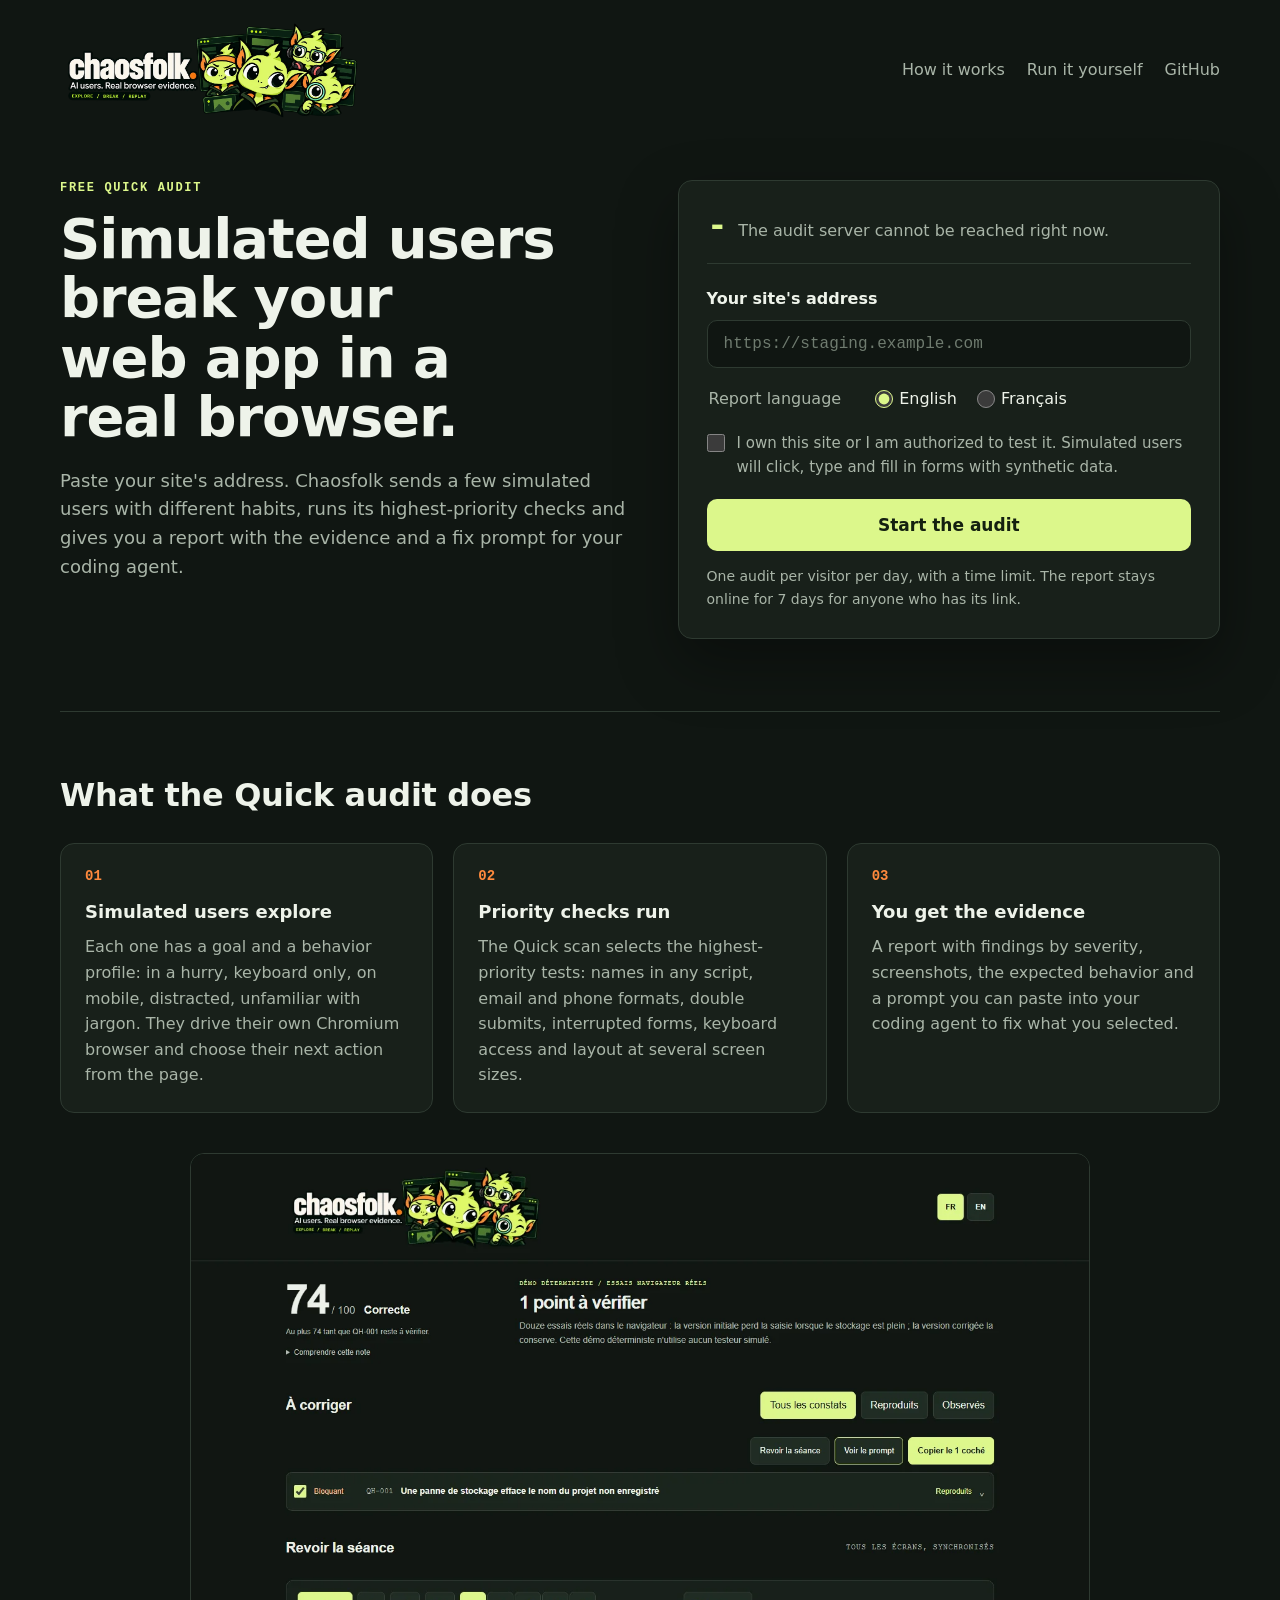
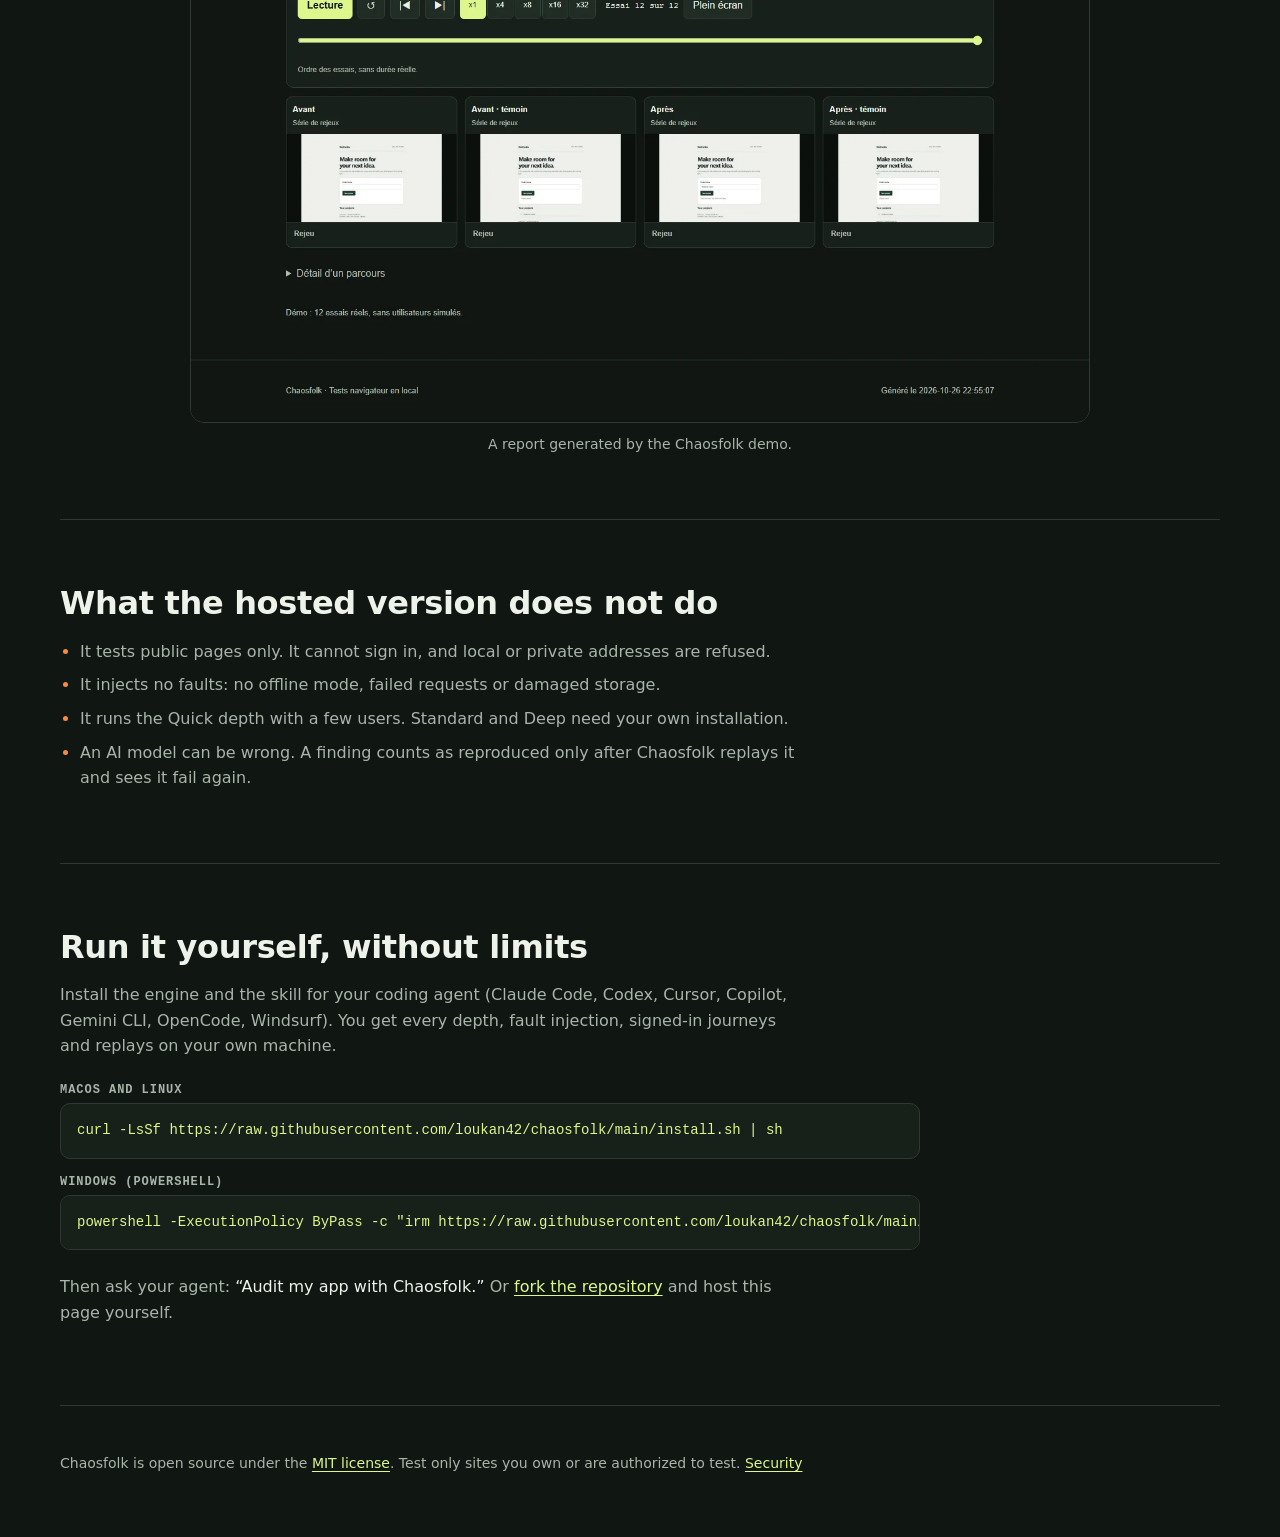
<file: site/index.html>
<!doctype html>
<html lang="en">
<head>
  <meta charset="utf-8">
  <meta name="viewport" content="width=device-width, initial-scale=1">
  <title>Chaosfolk: audit your web app with simulated users</title>
  <meta name="description" content="Paste your site's address. Simulated users explore it in a real browser and you get a report with evidence and a fix prompt for your coding agent.">
  <meta property="og:title" content="Chaosfolk">
  <meta property="og:description" content="Simulated users break your web app in a real browser. You get the bugs, the proof and a fix prompt.">
  <meta property="og:image" content="logo.webp">
  <meta name="color-scheme" content="dark">
  <link rel="icon" href="favicon.png">
  <link rel="stylesheet" href="styles.css">
  <script src="config.js"></script>
  <script src="app.js" defer></script>
</head>
<body>
  <header class="top">
    <a class="brand" href="./" aria-label="Chaosfolk home"><img src="logo.webp" alt="Chaosfolk. AI users. Real browser evidence." width="1080" height="361"></a>
    <nav>
      <a href="#how">How it works</a>
      <a href="#more">Run it yourself</a>
      <a href="https://github.com/loukan42/chaosfolk">GitHub</a>
    </nav>
  </header>

  <main>
    <section class="hero">
      <div class="pitch">
        <p class="eyebrow">Free Quick audit</p>
        <h1>Simulated users break your web app in a real browser.</h1>
        <p class="lead">Paste your site's address. Chaosfolk sends a few simulated users with different habits,
          runs its highest-priority checks and gives you a report with the evidence and a fix prompt for your coding agent.</p>
      </div>

      <div class="card" id="panel">
        <form id="audit-form" novalidate>
          <div class="quota" id="quota" aria-live="polite">
            <span class="quota-count" id="quota-count">-</span>
            <span class="quota-label" id="quota-label">free audits left today</span>
          </div>

          <label class="field-label" for="url">Your site's address</label>
          <input id="url" name="url" type="url" inputmode="url" autocomplete="url" spellcheck="false"
                 placeholder="https://staging.example.com" required maxlength="2000">

          <fieldset class="lang">
            <legend>Report language</legend>
            <label><input type="radio" name="lang" value="en" checked> English</label>
            <label><input type="radio" name="lang" value="fr"> Français</label>
          </fieldset>

          <label class="check">
            <input type="checkbox" id="authorized" required>
            <span>I own this site or I am authorized to test it. Simulated users will click, type and fill in forms with synthetic data.</span>
          </label>

          <div id="turnstile" class="turnstile"></div>

          <button type="submit" id="submit">Start the audit</button>
          <p class="form-error" id="form-error" role="alert" hidden></p>
          <p class="fine">One audit per visitor per day, with a time limit.
            The report stays online for 7 days for anyone who has its link.</p>
        </form>

        <div class="status" id="status" hidden aria-live="polite">
          <p class="eyebrow" id="status-url"></p>
          <h2 id="status-title">Waiting in line</h2>
          <p id="status-detail"></p>
          <div class="progress" id="progress"><span></span></div>
          <div class="report-actions" id="report-actions" hidden>
            <a class="button" id="report-link" href="#" target="_blank" rel="noopener">Open the report</a>
            <div class="report-row">
              <a class="button ghost" id="download-link" href="#" download>Download (.zip)</a>
              <button type="button" class="ghost" id="copy-link">Copy the link</button>
              <button type="button" class="ghost" id="share-link" hidden>Share</button>
            </div>
            <p class="fine">The .zip opens offline: extract it and open rapport.html. It also holds the recorded
              journeys, which <code>chaosfolk replay</code> can run again on your machine.
              Anyone with the link can open the report until it is deleted.</p>
          </div>
          <p class="fine" id="status-note">Keep this page open, or bookmark it: the address brings you back to this audit.</p>
          <button type="button" class="ghost" id="new-audit" hidden>Audit another site</button>
        </div>
      </div>
    </section>

    <section class="how" id="how">
      <h2>What the Quick audit does</h2>
      <ol class="steps">
        <li>
          <h3>Simulated users explore</h3>
          <p>Each one has a goal and a behavior profile: in a hurry, keyboard only, on mobile, distracted,
            unfamiliar with jargon. They drive their own Chromium browser and choose their next action from the page.</p>
        </li>
        <li>
          <h3>Priority checks run</h3>
          <p>The Quick scan selects the highest-priority tests: names in any script, email and phone formats,
            double submits, interrupted forms, keyboard access and layout at several screen sizes.</p>
        </li>
        <li>
          <h3>You get the evidence</h3>
          <p>A report with findings by severity, screenshots, the expected behavior and a prompt you can paste
            into your coding agent to fix what you selected.</p>
        </li>
      </ol>
      <figure class="shot">
        <img src="report-demo.webp" alt="A Chaosfolk report: a score, one blocking finding and the synchronized session replay." width="1440" height="1392" loading="lazy">
        <figcaption>A report generated by the Chaosfolk demo.</figcaption>
      </figure>
    </section>

    <section class="limits">
      <h2>What the hosted version does not do</h2>
      <ul>
        <li>It tests public pages only. It cannot sign in, and local or private addresses are refused.</li>
        <li>It injects no faults: no offline mode, failed requests or damaged storage.</li>
        <li>It runs the Quick depth with a few users. Standard and Deep need your own installation.</li>
        <li>An AI model can be wrong. A finding counts as reproduced only after Chaosfolk replays it and sees it fail again.</li>
      </ul>
    </section>

    <section class="more" id="more">
      <h2>Run it yourself, without limits</h2>
      <p>Install the engine and the skill for your coding agent (Claude Code, Codex, Cursor, Copilot, Gemini CLI, OpenCode, Windsurf).
        You get every depth, fault injection, signed-in journeys and replays on your own machine.</p>
      <div class="code">
        <p class="code-label">macOS and Linux</p>
        <pre><code>curl -LsSf https://raw.githubusercontent.com/loukan42/chaosfolk/main/install.sh | sh</code></pre>
        <p class="code-label">Windows (PowerShell)</p>
        <pre><code>powershell -ExecutionPolicy ByPass -c "irm https://raw.githubusercontent.com/loukan42/chaosfolk/main/install.ps1 | iex"</code></pre>
      </div>
      <p>Then ask your agent: <q>Audit my app with Chaosfolk.</q> Or <a href="https://github.com/loukan42/chaosfolk/fork">fork the repository</a> and host this page yourself.</p>
    </section>
  </main>

  <footer>
    <p>Chaosfolk is open source under the <a href="https://github.com/loukan42/chaosfolk/blob/main/LICENSE">MIT license</a>.
      Test only sites you own or are authorized to test. <a href="https://github.com/loukan42/chaosfolk/blob/main/SECURITY.md">Security</a></p>
  </footer>
</body>
</html>
</file>
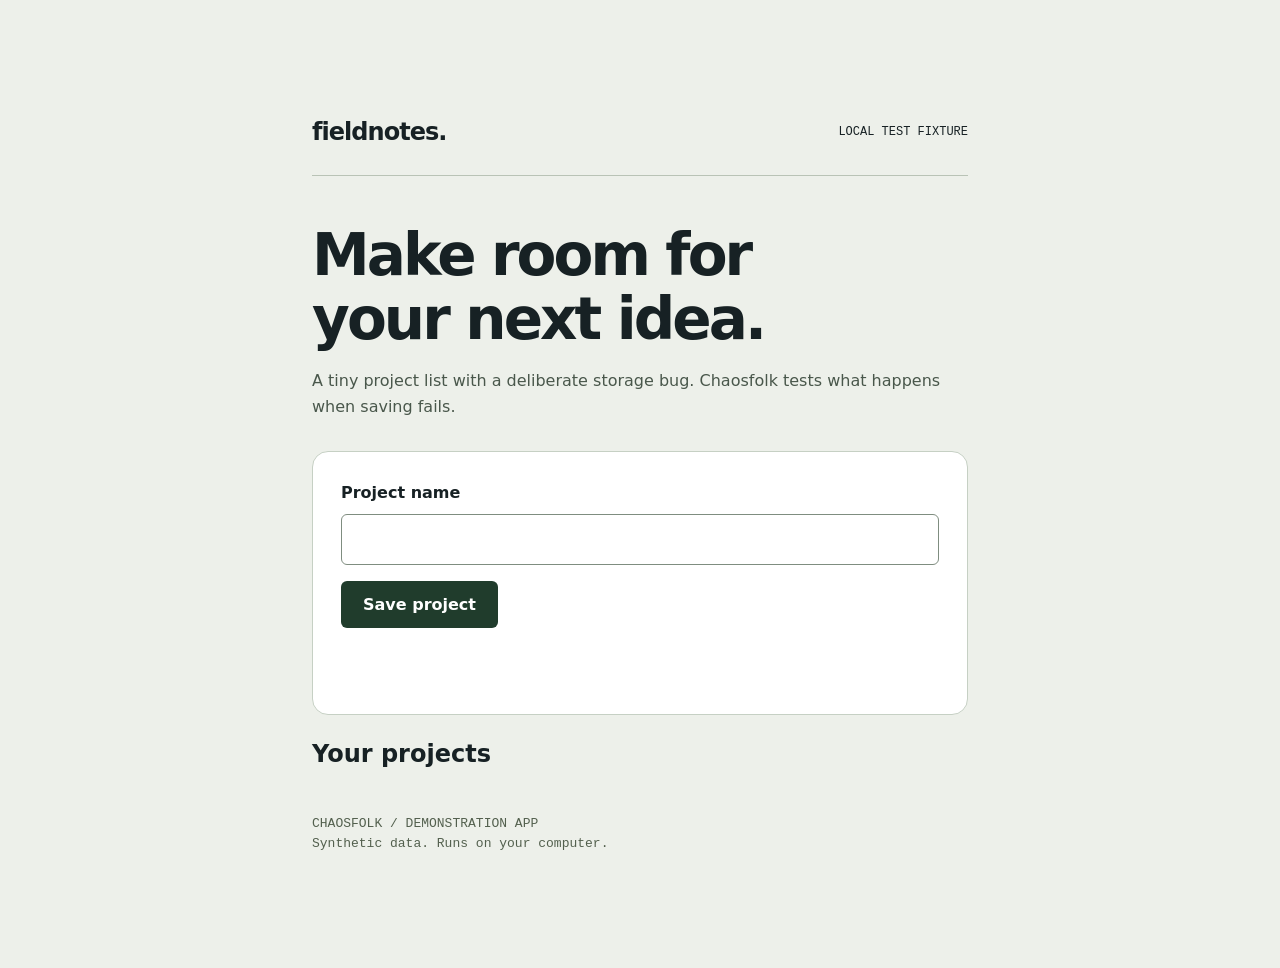
<file: src/chaosfolk/demo/index.html>
<!doctype html>
<html lang="en"><meta charset="utf-8"><meta name="viewport" content="width=device-width,initial-scale=1">
<title>Fieldnotes · Chaosfolk demo</title>
<style>
:root{color-scheme:light;font:16px/1.6 system-ui,sans-serif;color:#172124;background:#edf0ea}
*{box-sizing:border-box}body{margin:0}main{max-width:720px;margin:9vh auto;padding:32px}
header{display:flex;justify-content:space-between;align-items:center;gap:16px;border-bottom:1px solid #b9c3b6;padding-bottom:24px}
.brand{font-weight:750;letter-spacing:-.04em;font-size:24px}.tag{font:12px monospace;text-transform:uppercase}
h1{font-size:clamp(36px,7vw,58px);line-height:1.1;letter-spacing:-.05em;margin:48px 0 16px}
p{color:#49574b}form{background:#fff;border:1px solid #c6d0c4;padding:28px;margin-top:32px;border-radius:16px}
label{display:block;font-weight:650;margin-bottom:8px}input{font:inherit;width:100%;padding:12px;border:1px solid #7f8d80;border-radius:6px}
button{font:600 16px system-ui;padding:14px 22px;background:#203c2c;color:white;border:0;border-radius:6px;margin-top:16px;cursor:pointer}
:focus-visible{outline:3px solid #9e4a0d;outline-offset:3px}#status{min-height:26px;color:#7b310b}li{padding:12px;border-bottom:1px solid #c6d0c4}
footer{margin-top:40px;font:13px/1.6 monospace;color:#53604e}
</style><main><header><span class="brand">fieldnotes.</span><span class="tag">Local test fixture</span></header>
<h1>Make room for<br>your next idea.</h1><p>A tiny project list with a deliberate storage bug. Chaosfolk tests what happens when saving fails.</p>
<form id="form"><label for="name">Project name</label><input id="name" name="name" autocomplete="off" required><button>Save project</button><p id="status" role="status" aria-live="polite"></p></form>
<h2>Your projects</h2><ul id="projects"></ul><footer>CHAOSFOLK / DEMONSTRATION APP<br>Synthetic data. Runs on your computer.</footer></main>
<script>
const field=document.querySelector('#name'), statusLine=document.querySelector('#status'), list=document.querySelector('#projects');
const fixed=new URLSearchParams(location.search).has('fixed');
function save(name){localStorage.setItem('fieldnotes.project',name);const li=document.createElement('li');li.textContent=name;list.append(li);statusLine.textContent='Project saved';}
document.querySelector('#form').addEventListener('submit',event=>{
 event.preventDefault();const name=field.value;
 if(fixed){try{save(name);field.value='';}catch{statusLine.textContent='Could not save. Your draft is still here.';}}
 else{field.value='';save(name);}
});
</script></html>
</file>
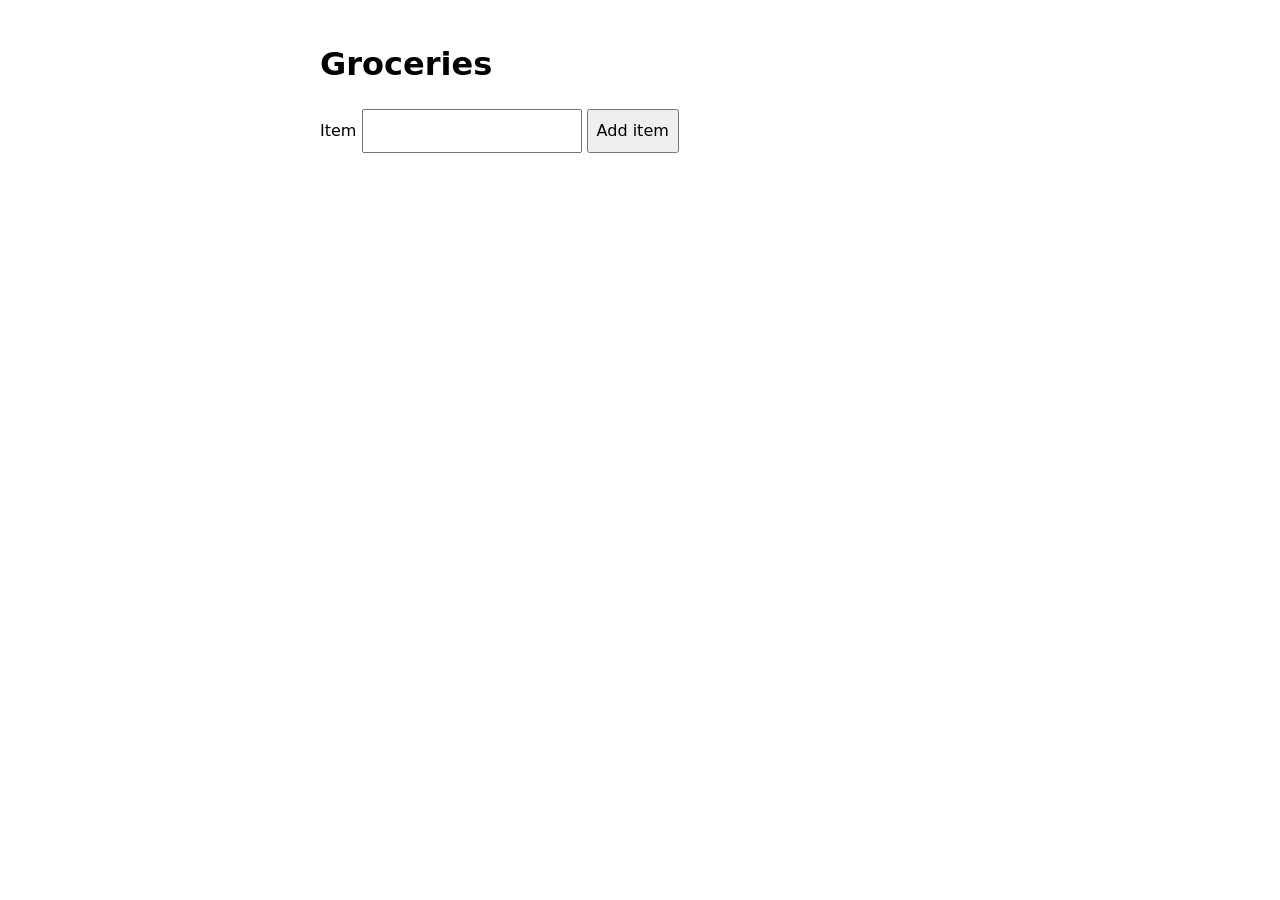
<file: src/chaosfolk/bench_apps/double-submit-duplicate/index.html>
<!doctype html>
<html lang="en"><meta charset="utf-8"><meta name="viewport" content="width=device-width,initial-scale=1">
<title>Groceries · Chaosfolk benchmark</title>
<style>body{font:16px/1.5 system-ui,sans-serif;max-width:640px;margin:40px auto;padding:0 16px}input,button{font:inherit;padding:8px}</style>
<h1>Groceries</h1>
<label for="item">Item</label> <input id="item" autocomplete="off"> <button id="add">Add item</button>
<ul id="list"></ul>
<script>
// Seeded defect: a slow save accepts a second click and adds the item twice.
const fixed = new URLSearchParams(location.search).has('fixed');
const field = document.querySelector('#item');
let pending = false;
document.querySelector('#add').addEventListener('click', () => {
  const name = field.value.trim();
  if (!name || (fixed && pending)) return;
  pending = true;
  setTimeout(() => {
    const item = document.createElement('li');
    item.textContent = name;
    document.querySelector('#list').append(item);
    field.value = '';
    pending = false;
  }, 400);
});
</script></html>
</file>
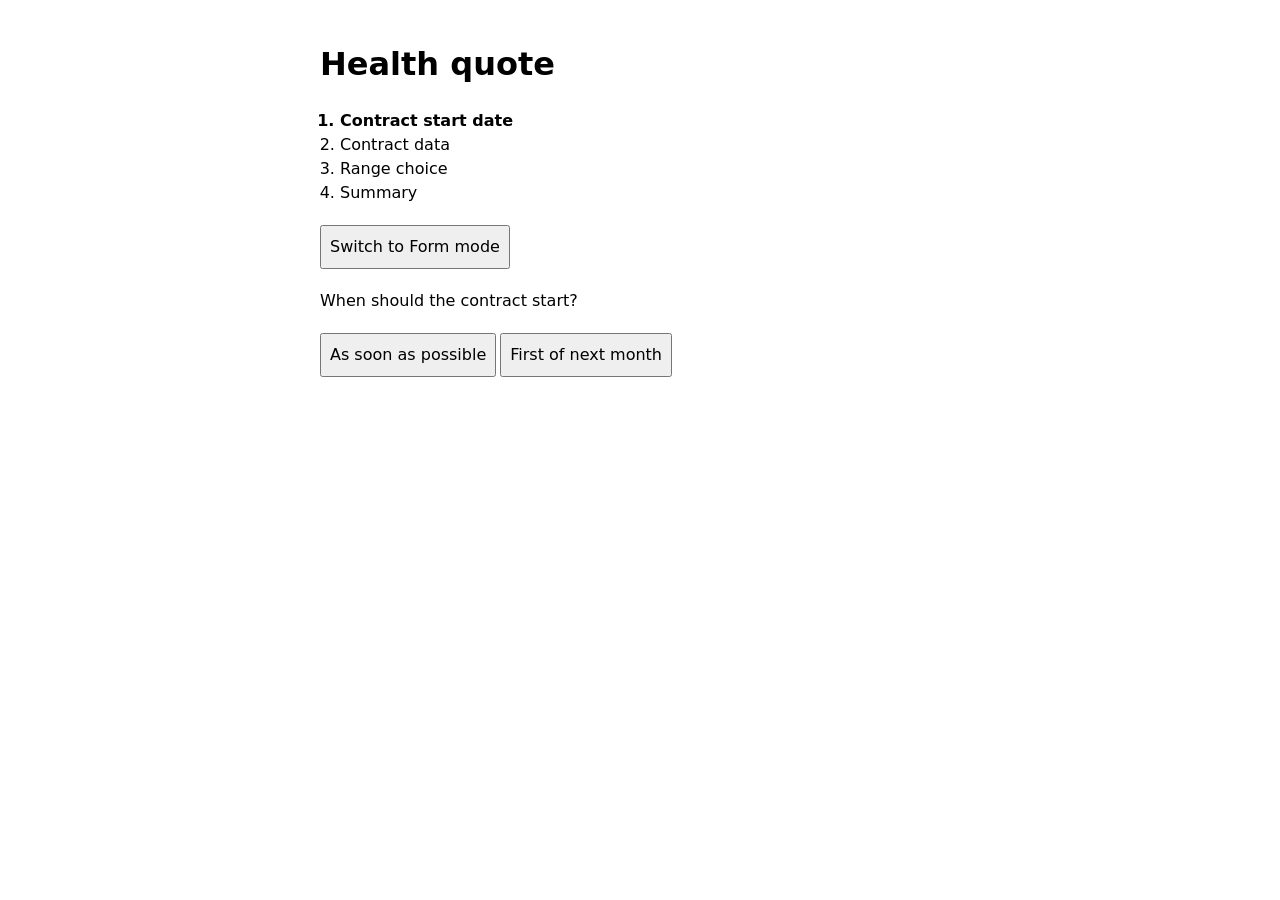
<file: src/chaosfolk/bench_apps/mode-switch-step-skip/index.html>
<!doctype html>
<html lang="en"><meta charset="utf-8"><meta name="viewport" content="width=device-width,initial-scale=1">
<title>Health quote · Chaosfolk benchmark</title>
<style>body{font:16px/1.5 system-ui,sans-serif;max-width:640px;margin:40px auto;padding:0 16px}button,select{font:inherit;padding:8px;margin:4px 4px 4px 0}ol{padding-left:20px}[aria-current]{font-weight:700}</style>
<h1>Health quote</h1>
<ol id="steps"></ol>
<p><button id="mode">Switch to Form mode</button></p>
<section id="assistant" aria-label="Assistant"></section>
<section id="form" aria-label="Form" hidden>
  <h2 id="form-step" data-step="1"></h2>
  <label for="field" id="label"></label> <select id="field"></select>
  <p><button id="back">Back</button> <button id="next">Save and continue</button></p>
</section>
<script>
// Seeded defect: the assistant and the form share one file, but "Save and continue" starts from the
// assistant's step instead of the form's. After an answer given to the assistant, the form skips a step.
// ?fixed=1 moves one step on from the form's own step.
const fixed = new URLSearchParams(location.search).has('fixed');
const steps = [
  {name: 'Contract start date', question: 'When should the contract start?', field: 'Start date', choices: ['As soon as possible', 'First of next month']},
  {name: 'Contract data', question: 'How many people need cover?', field: 'People covered', choices: ['One person', 'Two people']},
  {name: 'Range choice', question: 'Which range do you prefer?', field: 'Range', choices: ['Essential range', 'Comfort range']},
  {name: 'Summary'}
];
const answers = {};
let assistantStep = 1, formStep = 1, formMode = false;
const $ = s => document.querySelector(s);

function show() {
  const current = formMode ? formStep : assistantStep;
  $('#steps').replaceChildren(...steps.map((s, i) => {
    const li = document.createElement('li');
    li.textContent = s.name;
    if (i + 1 === current) li.setAttribute('aria-current', 'step');
    return li;
  }));
  $('#mode').textContent = formMode ? 'Switch to Assistant mode' : 'Switch to Form mode';
  $('#assistant').hidden = formMode;
  $('#form').hidden = !formMode;
  const a = steps[assistantStep - 1];
  $('#assistant').replaceChildren();
  const p = document.createElement('p');
  p.textContent = a.question || 'Step done. Your summary is ready.';
  $('#assistant').append(p);
  for (const value of a.choices || []) {
    const b = document.createElement('button');
    b.textContent = value;
    b.addEventListener('click', () => { answers[assistantStep] = value; assistantStep += 1; show(); });
    $('#assistant').append(b);
  }
  const f = steps[formStep - 1];
  $('#form-step').dataset.step = String(formStep);
  $('#form-step').textContent = `Step ${formStep} · ${f.name}`;
  $('#label').textContent = f.field || '';
  $('#field').hidden = !f.choices;
  $('#field').replaceChildren(...[''].concat(f.choices || []).map(v => {
    const o = document.createElement('option');
    o.value = v; o.textContent = v || 'Choose';
    return o;
  }));
  $('#field').value = answers[formStep] || '';
  $('#next').hidden = !f.choices;
}

$('#mode').addEventListener('click', () => { formMode = !formMode; show(); });
$('#back').addEventListener('click', () => { formStep = Math.max(1, formStep - 1); show(); });
$('#next').addEventListener('click', () => {
  if (!$('#field').value) return;
  answers[formStep] = $('#field').value;
  formStep = fixed ? formStep + 1 : Math.max(formStep, assistantStep) + 1;
  assistantStep = Math.max(assistantStep, formStep);
  show();
});
show();
</script></html>
</file>
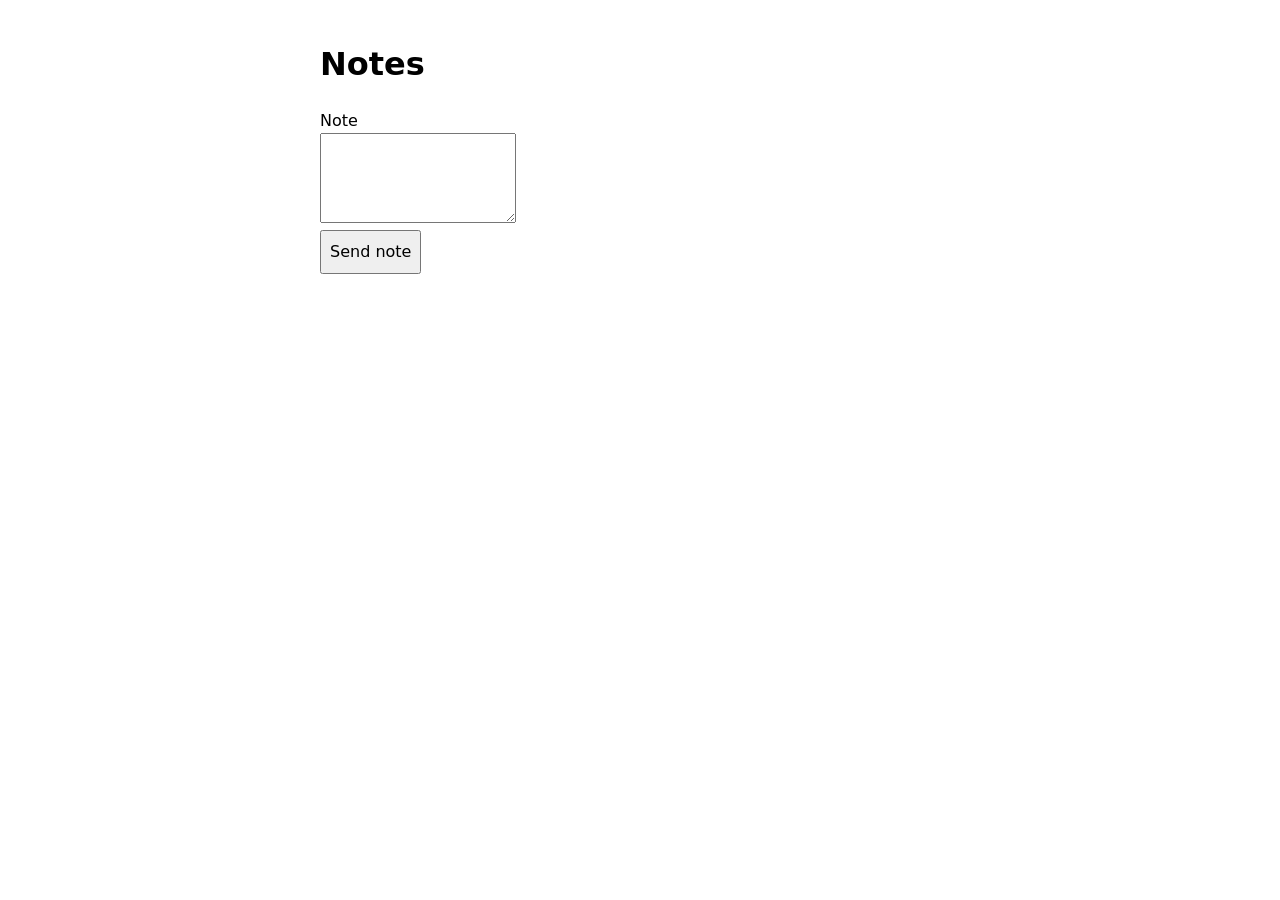
<file: src/chaosfolk/bench_apps/offline-false-success/index.html>
<!doctype html>
<html lang="en"><meta charset="utf-8"><meta name="viewport" content="width=device-width,initial-scale=1">
<title>Notes · Chaosfolk benchmark</title>
<style>body{font:16px/1.5 system-ui,sans-serif;max-width:640px;margin:40px auto;padding:0 16px}textarea,button{font:inherit;padding:8px}</style>
<h1>Notes</h1>
<label for="note">Note</label><br><textarea id="note" rows="3"></textarea><br>
<button id="save">Send note</button>
<p id="status" role="status"></p>
<script>
// Seeded defect: a failed request still reports success.
const fixed = new URLSearchParams(location.search).has('fixed');
const status = document.querySelector('#status');
document.querySelector('#save').addEventListener('click', async () => {
  status.textContent = 'Sending…';
  try {
    const response = await fetch('accepted.json?t=' + Date.now(), {cache: 'no-store'});
    if (!response.ok) throw new Error('HTTP ' + response.status);
    status.textContent = 'Note sent';
  } catch {
    status.textContent = fixed ? 'Not sent: check your connection and try again.' : 'Note sent';
  }
});
</script></html>
</file>
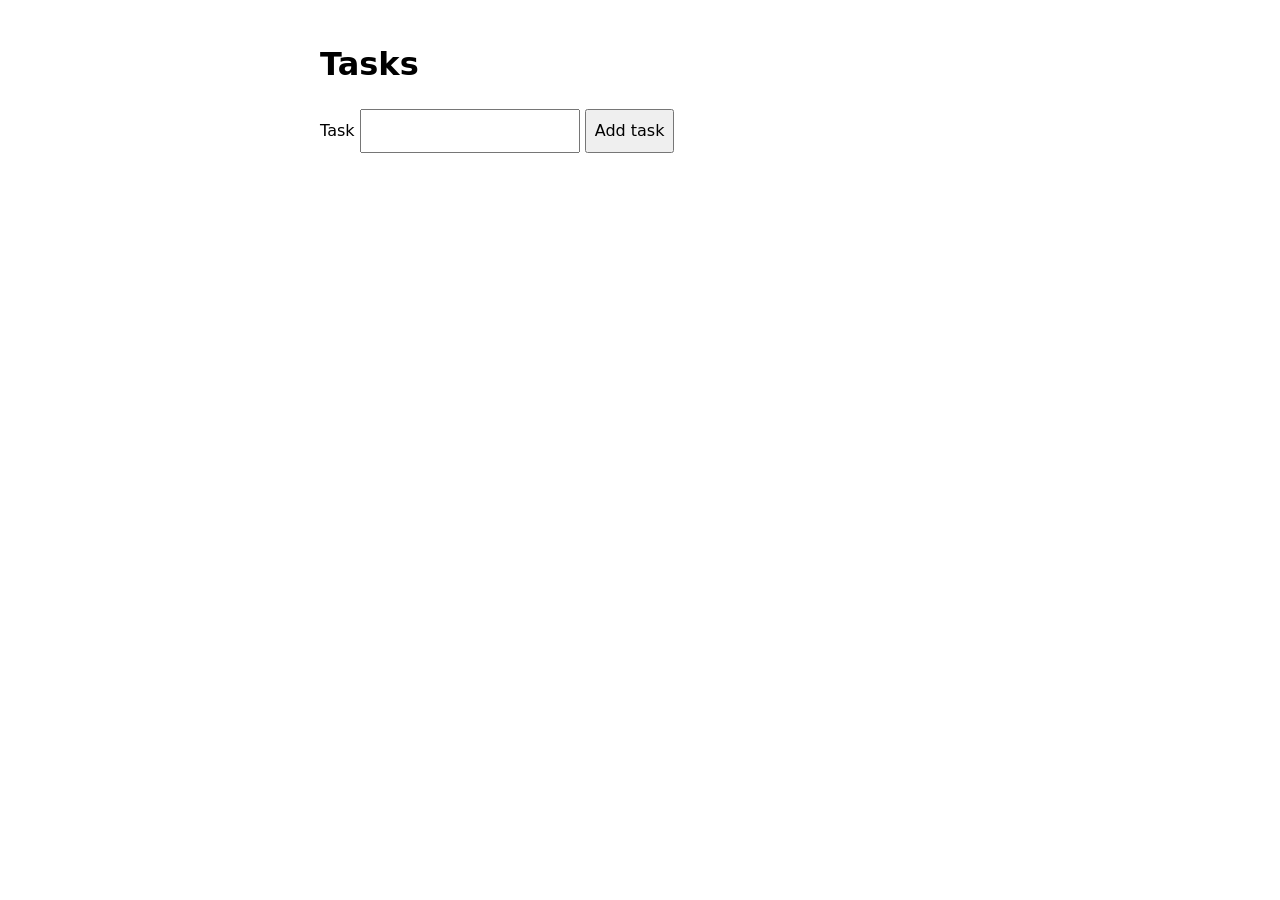
<file: src/chaosfolk/bench_apps/reload-loses-data/index.html>
<!doctype html>
<html lang="en"><meta charset="utf-8"><meta name="viewport" content="width=device-width,initial-scale=1">
<title>Tasks · Chaosfolk benchmark</title>
<style>body{font:16px/1.5 system-ui,sans-serif;max-width:640px;margin:40px auto;padding:0 16px}input,button{font:inherit;padding:8px}</style>
<h1>Tasks</h1>
<form id="form"><label for="task">Task</label> <input id="task" autocomplete="off"> <button>Add task</button></form>
<p id="status" role="status"></p><ul id="list"></ul>
<script>
// Seeded defect: tasks are confirmed as saved but only kept in memory.
const fixed = new URLSearchParams(location.search).has('fixed');
const key = 'tasks.items';
const tasks = fixed ? JSON.parse(localStorage.getItem(key) || '[]') : [];
function render() {
  document.querySelector('#list').replaceChildren(...tasks.map(name => {
    const item = document.createElement('li');
    item.textContent = name;
    return item;
  }));
}
document.querySelector('#form').addEventListener('submit', event => {
  event.preventDefault();
  const field = document.querySelector('#task');
  if (!field.value.trim()) return;
  tasks.push(field.value.trim());
  if (fixed) localStorage.setItem(key, JSON.stringify(tasks));
  field.value = '';
  document.querySelector('#status').textContent = 'Task saved';
  render();
});
render();
</script></html>
</file>
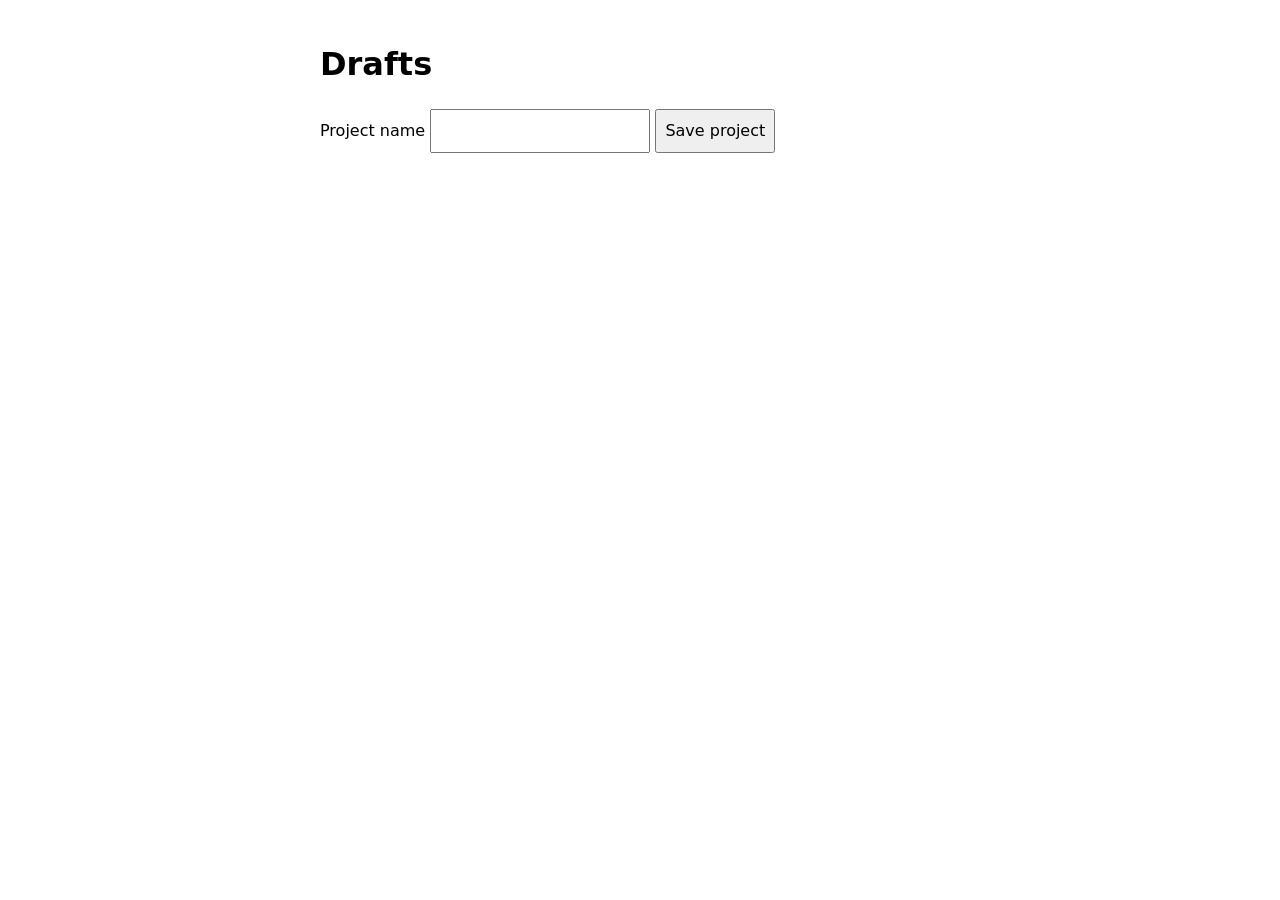
<file: src/chaosfolk/bench_apps/storage-draft-loss/index.html>
<!doctype html>
<html lang="en"><meta charset="utf-8"><meta name="viewport" content="width=device-width,initial-scale=1">
<title>Drafts · Chaosfolk benchmark</title>
<style>body{font:16px/1.5 system-ui,sans-serif;max-width:640px;margin:40px auto;padding:0 16px}input,button{font:inherit;padding:8px}</style>
<h1>Drafts</h1>
<form id="form"><label for="name">Project name</label> <input id="name" autocomplete="off"> <button>Save project</button></form>
<p id="status" role="status"></p><ul id="list"></ul>
<script>
// Seeded defect: the field is cleared before the save, so a storage failure loses the draft.
const fixed = new URLSearchParams(location.search).has('fixed');
const field = document.querySelector('#name'), status = document.querySelector('#status');
document.querySelector('#form').addEventListener('submit', event => {
  event.preventDefault();
  const name = field.value;
  if (!fixed) field.value = '';
  try {
    localStorage.setItem('drafts.project', name);
    field.value = '';
    const item = document.createElement('li');
    item.textContent = name;
    document.querySelector('#list').append(item);
    status.textContent = 'Project saved';
  } catch {
    status.textContent = 'Could not save. Your draft is still here.';
  }
});
</script></html>
</file>
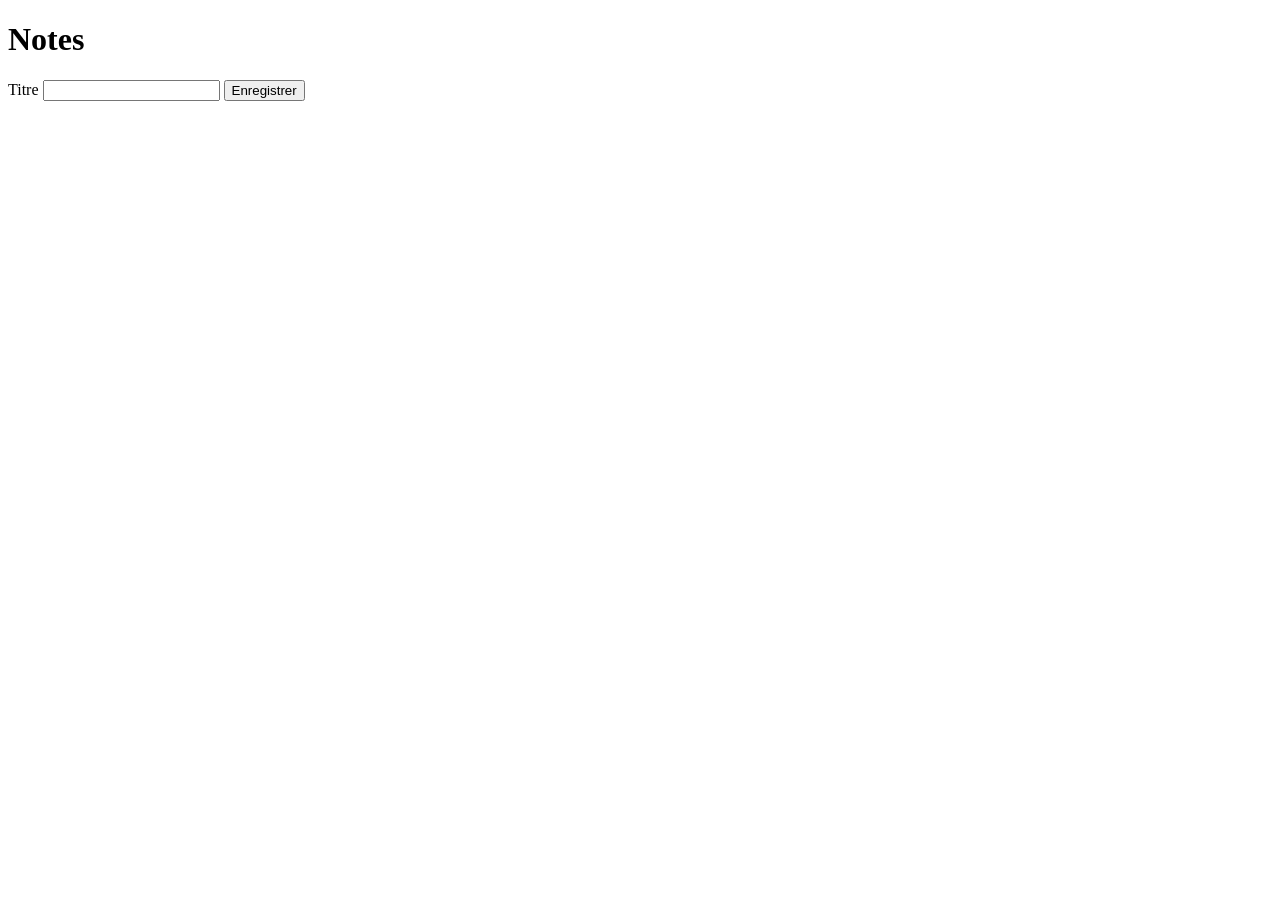
<file: tests/qa_app/notes.html>
<!doctype html>
<html lang="fr">
<head><meta charset="utf-8"><title>Notes</title></head>
<body>
<h1>Notes</h1>
<form id="note">
  <label for="title">Titre</label> <input id="title">
  <button type="submit">Enregistrer</button>
</form>
<p id="status" role="status"></p>
<ul id="list"></ul>
<script>
  // Fixture: with ?keep the notes survive a reload; without it the success message is false.
  // Each submit appends a note, so submitting twice creates a duplicate.
  const keep = location.search.includes("keep");
  const notes = keep ? JSON.parse(localStorage.getItem("notes") || "[]") : [];
  const list = document.getElementById("list");
  const show = () => { list.replaceChildren(...notes.map(n => Object.assign(document.createElement("li"), {textContent: n}))); };
  show();
  if (notes.length) document.getElementById("title").value = notes[notes.length - 1];
  document.getElementById("note").addEventListener("submit", event => {
    event.preventDefault();
    notes.push(document.getElementById("title").value);
    if (keep) localStorage.setItem("notes", JSON.stringify(notes));
    show();
    document.getElementById("status").textContent = "Note enregistrée";
  });
</script>
</body>
</html>
</file>
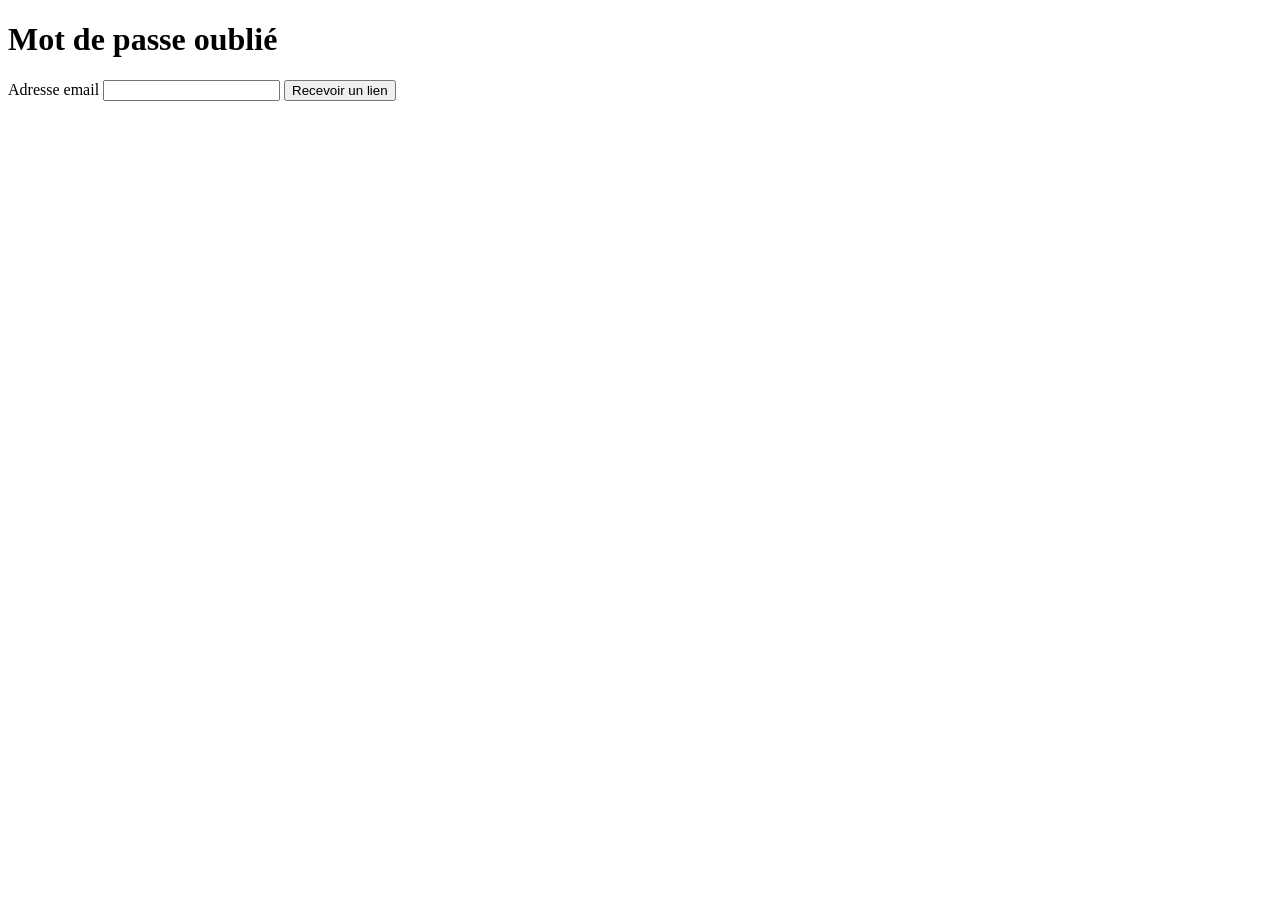
<file: tests/qa_app/reset.html>
<!doctype html>
<html lang="fr">
<head><meta charset="utf-8"><title>Mot de passe oublié</title></head>
<body>
<h1>Mot de passe oublié</h1>
<form id="reset">
  <label for="email">Adresse email</label> <input id="email" type="email" autocomplete="email">
  <button type="submit">Recevoir un lien</button>
</form>
<p id="result" role="status"></p>
<script>
  // Fixture: the message reveals whether the account exists unless ?safe is in the address.
  document.getElementById("reset").addEventListener("submit", event => {
    event.preventDefault();
    const known = document.getElementById("email").value.trim().toLowerCase() === "test-account@example.com";
    document.getElementById("result").textContent = location.search.includes("safe") || known
      ? "Si un compte existe, un lien a été envoyé à " + document.getElementById("email").value
      : "Aucun compte pour " + document.getElementById("email").value;
  });
</script>
</body>
</html>
</file>
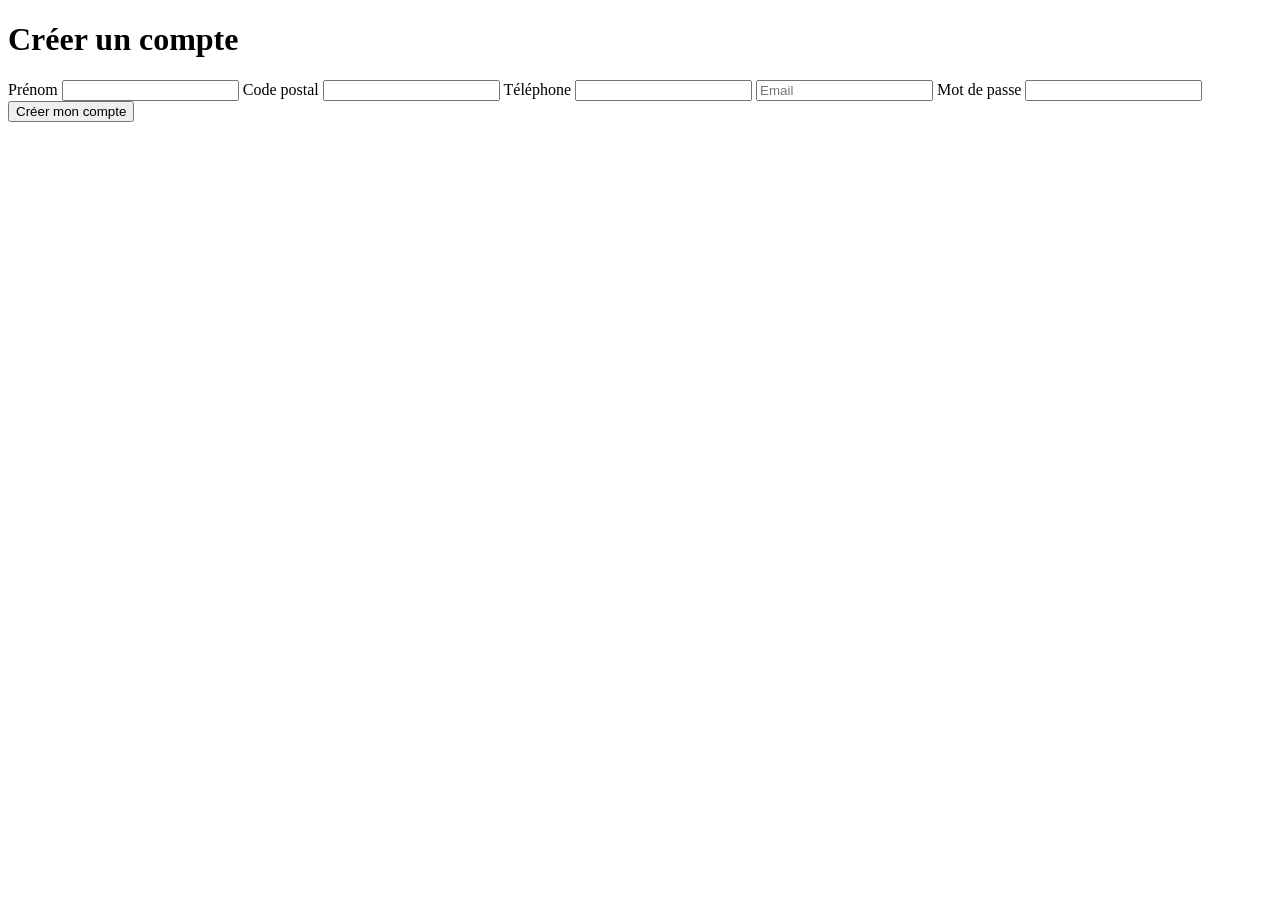
<file: tests/qa_app/signup.html>
<!doctype html>
<html lang="fr">
<head><meta charset="utf-8"><title>Créer un compte</title></head>
<body>
<h1>Créer un compte</h1>
<form id="signup" method="get" action="/signup.html">
  <label for="first">Prénom</label> <input id="first" name="first" maxlength="20" required>
  <label for="cp">Code postal</label> <input id="cp" name="cp" type="number">
  <label for="tel">Téléphone</label> <input id="tel" name="tel">
  <input id="mail" name="mail" placeholder="Email">
  <label for="pw">Mot de passe</label> <input id="pw" name="pw" type="password" autocomplete="new-password">
  <button type="submit">Créer mon compte</button>
</form>
<p id="result" role="status"></p>
<script>
  // Fixture with deliberate defects: the phone rule refuses spaces and the name is rendered as HTML.
  document.cookie = "sessionid=fixture; path=/";
  document.getElementById("signup").addEventListener("submit", event => {
    event.preventDefault();
    const tel = document.getElementById("tel");
    const result = document.getElementById("result");
    tel.setAttribute("aria-invalid", "false");
    if (!/^0[1-9][0-9]{8}$/.test(tel.value)) {
      tel.setAttribute("aria-invalid", "true");
      result.textContent = "Numéro invalide";
      return;
    }
    result.innerHTML = "Bienvenue " + document.getElementById("first").value;
  });
</script>
</body>
</html>
</file>
<file: site/styles.css>
:root {
  --bg: #101612;
  --panel: #18201a;
  --panel-2: #1f2921;
  --line: #2e3a31;
  --text: #eef3ea;
  --muted: #a9b5a8;
  --lime: #dcf78b;
  --lime-ink: #142010;
  --orange: #ff8a3d;
  --error: #ffb4a0;
  --radius: 14px;
  --mono: ui-monospace, "SFMono-Regular", Consolas, "Liberation Mono", monospace;
  color-scheme: dark;
}

* { box-sizing: border-box; }

html { scroll-behavior: smooth; }

body {
  margin: 0;
  background: var(--bg);
  color: var(--text);
  font: 16px/1.6 system-ui, -apple-system, "Segoe UI", Roboto, sans-serif;
  -webkit-font-smoothing: antialiased;
}

a { color: var(--lime); text-underline-offset: 3px; }
a:hover { text-decoration-thickness: 2px; }

:focus-visible { outline: 3px solid var(--lime); outline-offset: 2px; }

.top, main, footer { width: min(1160px, 100% - 32px); margin-inline: auto; }

.top {
  display: flex;
  align-items: center;
  justify-content: space-between;
  gap: 24px;
  padding: 20px 0;
}

.brand img { display: block; width: clamp(180px, 30vw, 300px); height: auto; }

.top nav { display: flex; gap: 22px; flex-wrap: wrap; }
.top nav a { color: var(--muted); text-decoration: none; font-weight: 500; }
.top nav a:hover { color: var(--text); }

.hero {
  display: grid;
  grid-template-columns: 1.05fr 1fr;
  gap: 48px;
  align-items: start;
  padding: 40px 0 72px;
}

.eyebrow {
  margin: 0 0 12px;
  color: var(--lime);
  font: 600 12px/1.4 var(--mono);
  letter-spacing: .14em;
  text-transform: uppercase;
  overflow-wrap: anywhere;
}

h1 {
  margin: 0 0 20px;
  font-size: clamp(34px, 5vw, 56px);
  line-height: 1.06;
  letter-spacing: -.02em;
  text-wrap: balance;
}

h2 { margin: 0 0 16px; font-size: clamp(24px, 3vw, 32px); line-height: 1.2; letter-spacing: -.01em; }
h3 { margin: 0 0 8px; font-size: 18px; }

.lead { margin: 0; max-width: 34em; color: var(--muted); font-size: 18px; }

.card {
  background: var(--panel);
  border: 1px solid var(--line);
  border-radius: var(--radius);
  padding: 28px;
  box-shadow: 0 24px 60px rgba(0, 0, 0, .35);
}

.quota {
  display: flex;
  align-items: baseline;
  gap: 10px;
  margin-bottom: 22px;
  padding-bottom: 18px;
  border-bottom: 1px solid var(--line);
}
.quota-count { color: var(--lime); font: 700 36px/1 var(--mono); }
.quota-label { color: var(--muted); }
.quota.empty .quota-count { color: var(--orange); }

.field-label { display: block; margin-bottom: 8px; font-weight: 600; }

input[type="url"] {
  width: 100%;
  padding: 14px 16px;
  border: 1px solid var(--line);
  border-radius: 10px;
  background: var(--bg);
  color: var(--text);
  font: 16px var(--mono);
}
input[type="url"]::placeholder { color: #6f7b6f; }
input[type="url"]:focus { border-color: var(--lime); outline: none; box-shadow: 0 0 0 3px rgba(220, 247, 139, .2); }

.lang { display: flex; flex-wrap: wrap; gap: 8px 20px; margin: 18px 0 0; padding: 0; border: 0; }
.lang legend { float: left; margin-right: 12px; color: var(--muted); }
.lang label { display: inline-flex; align-items: center; gap: 6px; cursor: pointer; }

input[type="radio"], input[type="checkbox"] { accent-color: var(--lime); width: 18px; height: 18px; margin: 0; }

.check { display: flex; gap: 12px; align-items: flex-start; margin: 20px 0; color: var(--muted); font-size: 15px; cursor: pointer; }
.check input { flex: none; margin-top: 3px; }

.turnstile:empty { display: none; }
.turnstile { margin-bottom: 16px; min-height: 65px; }

button, .button {
  display: inline-flex;
  align-items: center;
  justify-content: center;
  width: 100%;
  min-height: 52px;
  padding: 12px 20px;
  border: 0;
  border-radius: 10px;
  background: var(--lime);
  color: var(--lime-ink);
  font-family: inherit;
  font-size: 17px;
  font-weight: 700;
  line-height: 1.2;
  text-decoration: none;
  cursor: pointer;
}
button:hover, .button:hover { filter: brightness(1.06); }
button:disabled { opacity: .55; cursor: not-allowed; filter: none; }

button.ghost, .button.ghost { margin-top: 12px; background: transparent; color: var(--text); border: 1px solid var(--line); }

.report-row { display: flex; flex-wrap: wrap; gap: 8px; }
.report-row > * { flex: 1 1 140px; width: auto; margin-top: 10px; min-height: 46px; font-size: 15px; }
.report-actions .fine code { font-size: 13px; }

.form-error { margin: 14px 0 0; padding: 12px 14px; border-radius: 10px; background: rgba(255, 138, 61, .12); border: 1px solid rgba(255, 138, 61, .4); color: var(--error); }

.fine { margin: 14px 0 0; color: var(--muted); font-size: 14px; }

.status h2 { margin-bottom: 8px; }
.status p { margin: 0 0 16px; color: var(--muted); }

.progress { height: 6px; margin: 4px 0 22px; border-radius: 99px; background: var(--panel-2); overflow: hidden; }
.progress span { display: block; height: 100%; width: 0; background: var(--lime); border-radius: inherit; transition: width .6s ease; }
.progress.waiting span { width: 30%; animation: slide 1.6s ease-in-out infinite; }
.progress.failed span { width: 100%; background: var(--orange); }
@keyframes slide { 0% { transform: translateX(-100%); } 100% { transform: translateX(340%); } }

.how, .limits, .more { padding: 64px 0; border-top: 1px solid var(--line); }

.steps { display: grid; grid-template-columns: repeat(3, 1fr); gap: 20px; margin: 28px 0 40px; padding: 0; list-style: none; counter-reset: step; }
.steps li { position: relative; padding: 24px; background: var(--panel); border: 1px solid var(--line); border-radius: var(--radius); counter-increment: step; }
.steps li::before { content: "0" counter(step); display: block; margin-bottom: 14px; color: var(--orange); font: 700 14px var(--mono); }
.steps p { margin: 0; color: var(--muted); }

.shot { margin: 0; }
.shot img { display: block; width: 100%; max-width: 900px; height: auto; margin-inline: auto; border: 1px solid var(--line); border-radius: var(--radius); }
.shot figcaption { margin-top: 10px; color: var(--muted); font-size: 14px; text-align: center; }

.limits ul { margin: 0; padding-left: 20px; color: var(--muted); max-width: 46em; }
.limits li { margin-bottom: 8px; }
.limits li::marker { color: var(--orange); }

.more > p { max-width: 46em; color: var(--muted); }
.more q { color: var(--text); }

.code { max-width: 860px; margin: 24px 0; }
.code-label { margin: 16px 0 6px; color: var(--muted); font: 600 12px var(--mono); letter-spacing: .08em; text-transform: uppercase; }
pre { margin: 0; padding: 14px 16px; overflow-x: auto; background: var(--panel); border: 1px solid var(--line); border-radius: 10px; }
code { font: 14px/1.5 var(--mono); color: var(--lime); }

footer { padding: 32px 0 48px; border-top: 1px solid var(--line); color: var(--muted); font-size: 14px; }

[hidden] { display: none !important; }

@media (max-width: 900px) {
  .hero { grid-template-columns: 1fr; gap: 32px; padding-top: 16px; }
  .steps { grid-template-columns: 1fr; }
}

@media (max-width: 560px) {
  .top { flex-direction: column; align-items: flex-start; gap: 12px; }
  .top nav { gap: 16px; font-size: 15px; }
  .card { padding: 20px; }
  .lang legend { float: none; width: 100%; margin: 0 0 4px; }
  .how, .limits, .more { padding: 48px 0; }
}

@media (prefers-reduced-motion: reduce) {
  html { scroll-behavior: auto; }
  .progress span { transition: none; }
  .progress.waiting span { animation: none; width: 100%; opacity: .4; }
}
</file>
